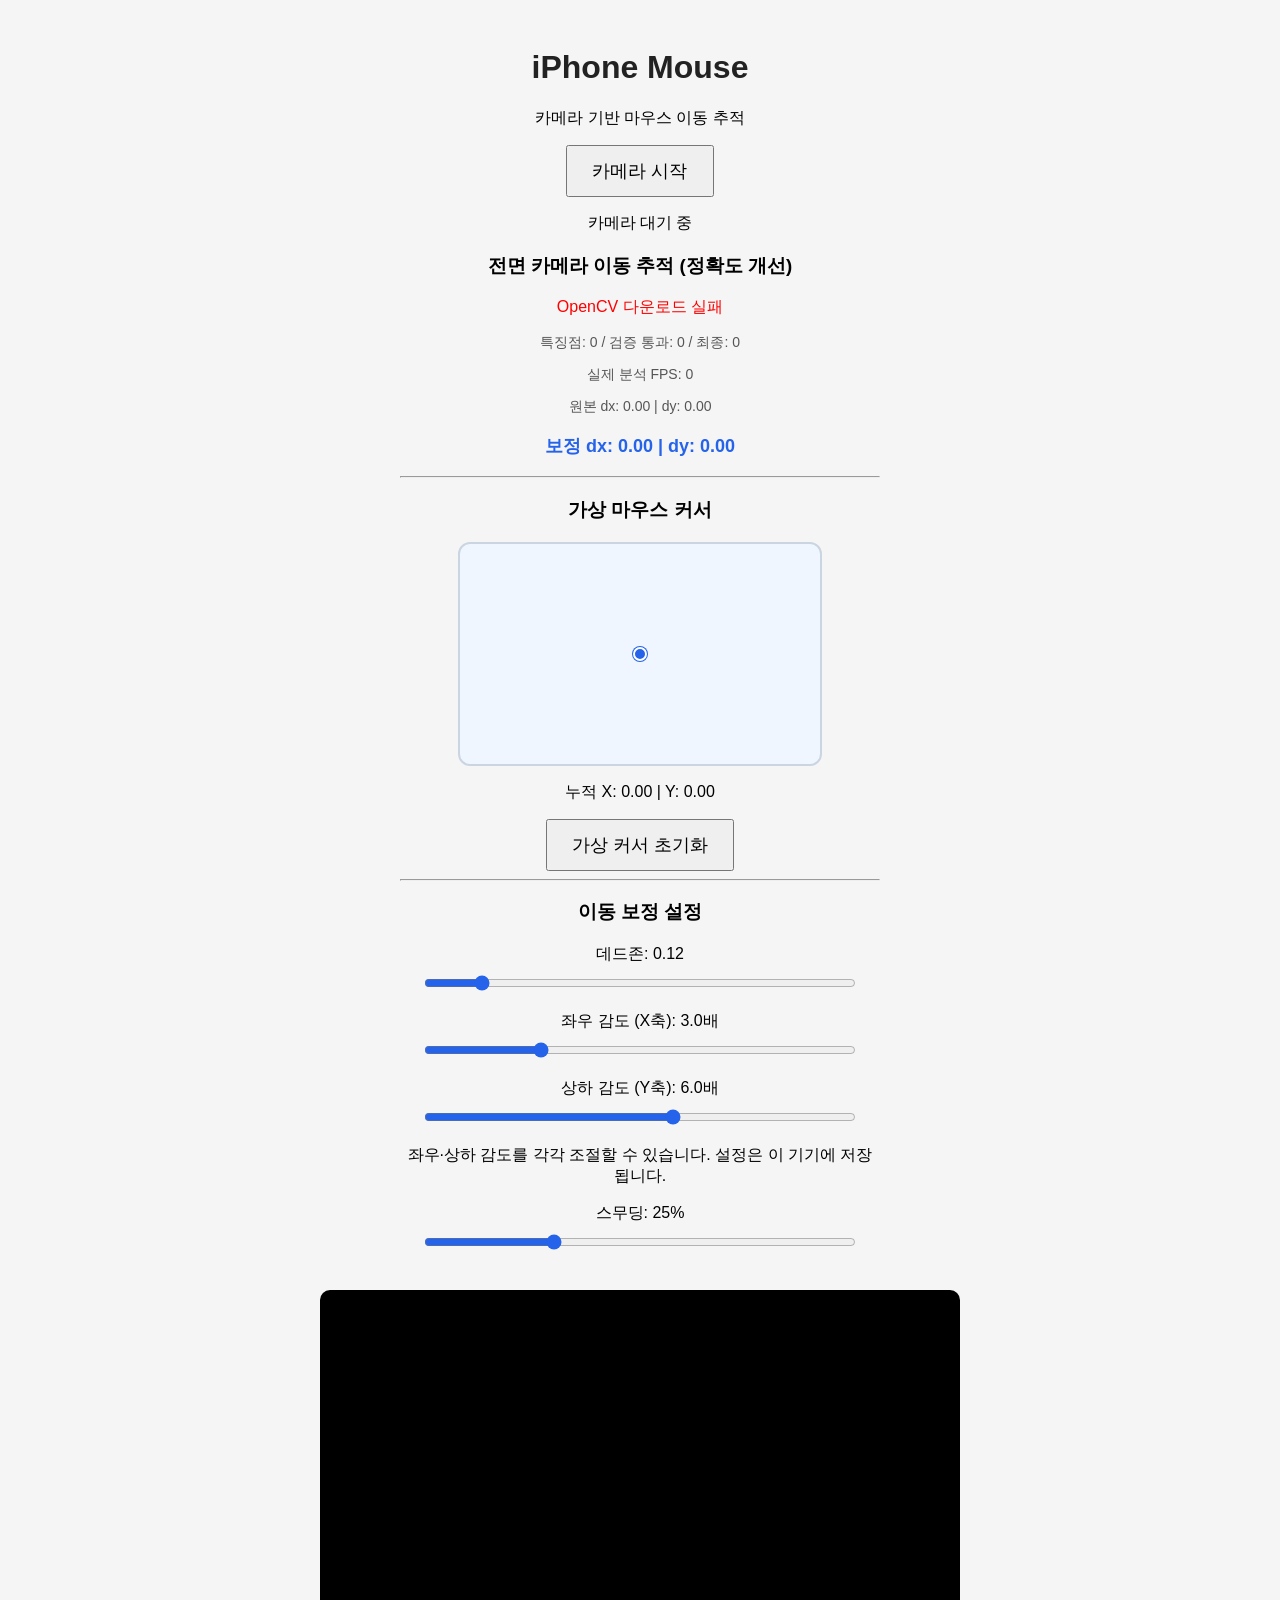
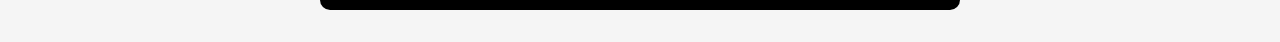
<file: index.html>
<!DOCTYPE html>
<html lang="ko">
<head>
    <meta charset="UTF-8">
    <meta name="viewport" content="width=device-width, initial-scale=1.0">
    <title>iPhone Mouse</title>
    <link rel="stylesheet" href="style.css">
</head>
<body>
    <h1>iPhone Mouse</h1>
    <p>카메라 기반 마우스 이동 추적</p>

    <button id="startBtn">카메라 시작</button>
    <p id="status">카메라 대기 중</p>

    <video id="camera" autoplay playsinline muted></video>

    <script src="script.js"></script>
</body>
</html>
</file>
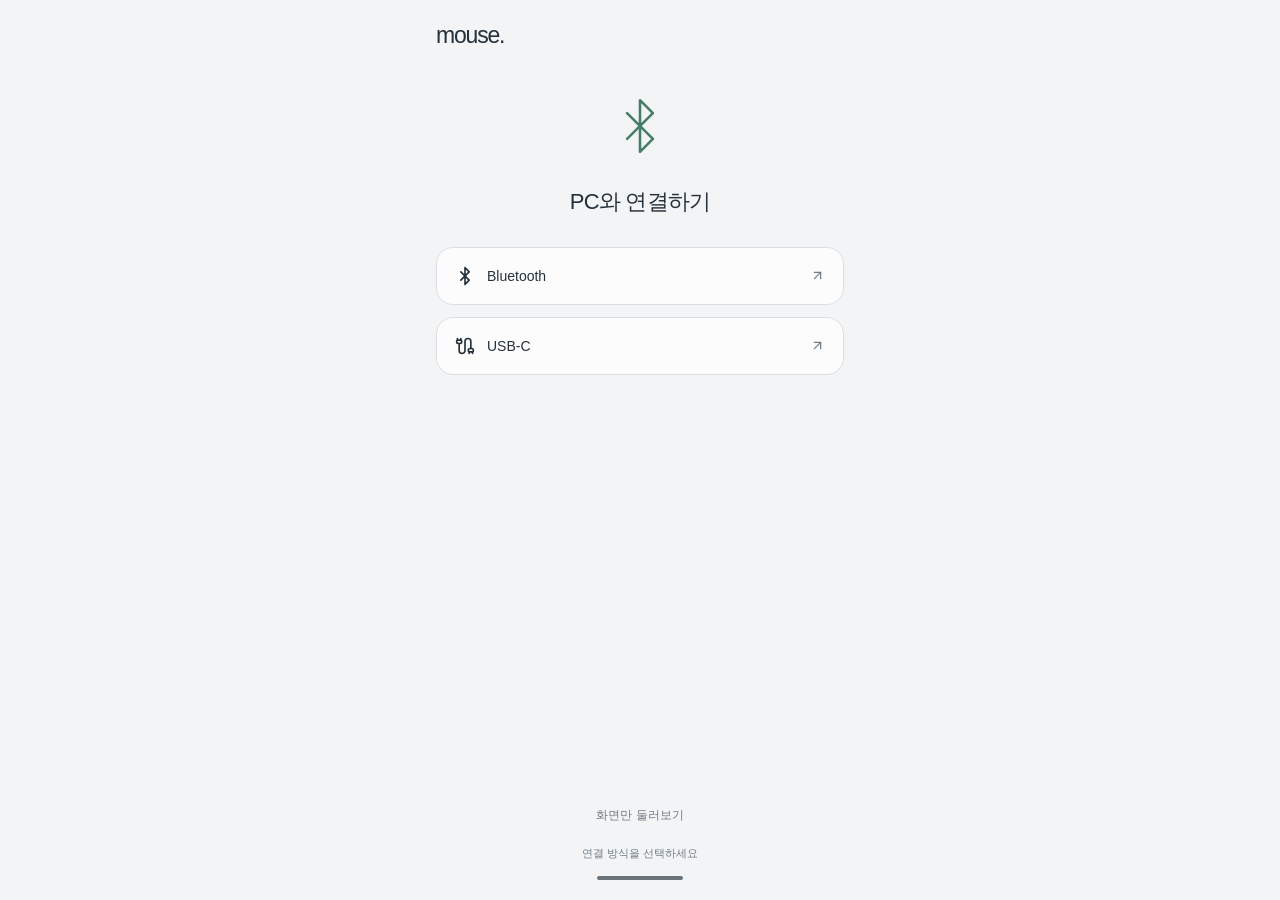
<file: ui/index.html>
<!doctype html>
<html lang="ko">
<head>
  <meta charset="utf-8">
  <meta name="viewport" content="width=device-width,initial-scale=1,viewport-fit=cover">
  <meta name="theme-color" content="#e5e9ed">
  <meta name="apple-mobile-web-app-capable" content="yes">
  <meta name="apple-mobile-web-app-status-bar-style" content="black-translucent">
  <title>mouse.</title>
  <link rel="manifest" href="manifest.webmanifest">
  <link rel="stylesheet" href="style.css">
  <script defer src="vendor/lucide.min.js"></script>
  <script defer src="ui.js"></script>
</head>
<body>
<div id="mouse-fullscreen-flow" aria-label="전체 화면 마우스 연결 및 설정 디자인">
  <div class="ff-stage">
    <div class="ff-device" aria-label="전체 화면 마우스">
      <section class="ff-connect" aria-label="연결 화면">
        <header><span class="ff-logo">mouse.</span><span class="ff-preview" aria-hidden="true"></span></header>
        <div class="ff-connection-hero"><div class="ff-connection-symbol"><i data-lucide="bluetooth" aria-hidden="true"></i></div><h2>PC와 연결하기</h2></div>
        <div class="ff-transports">
          <button class="ff-transport cursor-interaction" data-transport="Bluetooth"><i data-lucide="bluetooth" aria-hidden="true"></i><span>Bluetooth</span><i data-lucide="arrow-up-right" aria-hidden="true"></i></button>
          <button class="ff-transport cursor-interaction" data-transport="USB-C"><i data-lucide="cable" aria-hidden="true"></i><span>USB-C</span><i data-lucide="arrow-up-right" aria-hidden="true"></i></button>
        </div>
        <div class="ff-connection-footer"><button class="ff-demo cursor-interaction" data-demo>화면만 둘러보기</button><span class="ff-connect-status" aria-live="polite">연결 방식을 선택하세요</span><span class="ff-home"></span></div>
      </section>
      <section class="ff-mouse" aria-label="마우스 조작 화면" hidden>
        <div class="ff-shell">
          <div class="ff-click-zones">
            <button class="ff-click ff-left cursor-interaction" data-side="left" aria-label="좌클릭 · 누른 채 움직이면 드래그"></button>
            <div class="ff-wheel-zone"><div class="ff-wheel" aria-hidden="true"></div><input class="ff-wheel-input cursor-interaction" aria-label="휠 스크롤" type="range" min="-100" max="100" value="0"></div>
            <button class="ff-click ff-right cursor-interaction" data-side="right" aria-label="우클릭"></button>
          </div>
          <button class="ff-body cursor-interaction" aria-label="몸통 두 번 탭으로 설정 열기" aria-expanded="false" aria-controls="ff-settings"></button>
        </div>
        <div class="ff-settings-layer" hidden>
          <button class="ff-dismiss cursor-interaction" aria-label="설정 바깥을 두 번 탭해서 닫기"></button>
          <section class="ff-settings" id="ff-settings" aria-label="감도와 햅틱 설정" role="dialog" aria-modal="true">
            <div class="ff-settings-top"><button class="ff-small cursor-interaction" data-back aria-label="연결 화면으로 돌아가기"><i data-lucide="arrow-left" aria-hidden="true"></i></button><i class="ff-current-transport" data-lucide="bluetooth" aria-hidden="true"></i><button class="ff-small cursor-interaction" data-close aria-label="설정 닫기"><i data-lucide="x" aria-hidden="true"></i></button></div>
            <label class="ff-slider-row"><i data-lucide="move-horizontal" aria-hidden="true"></i><input type="range" min="0.5" max="10" step="0.5" value="3" data-axis="x" aria-label="X축 감도"><output>3.0×</output></label>
            <label class="ff-slider-row"><i data-lucide="move-vertical" aria-hidden="true"></i><input type="range" min="0.5" max="10" step="0.5" value="6" data-axis="y" aria-label="Y축 감도"><output>6.0×</output></label>
            <div class="ff-switches"><label class="ff-option"><i data-lucide="vibrate" aria-hidden="true"></i><input type="checkbox" data-haptic role="switch" aria-label="휠 햅틱" checked><span class="ff-switch" aria-hidden="true"></span></label><button class="ff-help-button cursor-interaction" data-help aria-label="도움말 열기"><i data-lucide="circle-help" aria-hidden="true"></i><span>도움말</span></button></div>
          </section>
        </div>
        <button class="ff-power cursor-interaction" aria-label="마우스 끄기" aria-pressed="true"><i data-lucide="power" aria-hidden="true"></i><span aria-hidden="true"></span></button>
        <div class="ff-guide-layer" hidden>
          <section class="ff-guide" role="dialog" aria-modal="true" aria-labelledby="ff-guide-title" aria-describedby="ff-guide-description">
            <div class="ff-guide-top"><span class="ff-guide-count">1 / 5</span><button class="ff-guide-skip cursor-interaction" data-guide-skip>건너뛰기</button></div>
            <h3 id="ff-guide-title">좌클릭과 드래그</h3>
            <p id="ff-guide-description">가볍게 탭하면 좌클릭. 꾹 누른 채 휴대폰을 움직이면 드래그하고, 손을 떼면 놓아요.</p>
            <p class="ff-help-reminder">사용법은 설정의 ? 도움말에서 다시 볼 수 있어요.</p>
            <div class="ff-guide-actions"><button class="ff-guide-previous cursor-interaction" data-guide-previous aria-label="이전 안내" disabled><i data-lucide="arrow-left" aria-hidden="true"></i></button><button class="ff-guide-next cursor-interaction" data-guide-next>다음 <i data-lucide="arrow-right" aria-hidden="true"></i></button></div>
          </section>
        </div>
        <div class="ff-help-layer" hidden>
          <section class="ff-help-panel" role="dialog" aria-modal="true" aria-labelledby="ff-help-title">
            <div class="ff-help-header"><h3 id="ff-help-title">사용법</h3><button class="ff-small cursor-interaction" data-help-close aria-label="도움말 닫기"><i data-lucide="x" aria-hidden="true"></i></button></div>
            <dl class="ff-help-list">
              <div><dt>좌클릭 · 우클릭</dt><dd>왼쪽 또는 오른쪽 영역을 가볍게 탭해요.</dd></div>
              <div><dt>드래그</dt><dd>왼쪽을 꾹 누른 채 휴대폰을 움직여요. 손을 떼면 놓아요.</dd></div>
              <div><dt>휠 · 햅틱</dt><dd>가운데 휠을 위아래로 밀어요. 설정의 진동 아이콘으로 햅틱을 켜고 꺼요.</dd></div>
              <div><dt>전원</dt><dd>아래 ⏻ 버튼으로 마우스 조작을 켜고 꺼요.</dd></div>
              <div><dt>설정 열기 · 닫기</dt><dd>몸통을 두 번 탭하면 열려요. 설정 바깥을 두 번 탭하면 닫혀요.</dd></div>
              <div><dt>좌우 · 상하 감도</dt><dd>↔는 좌우, ↕는 상하 감도예요. 값을 높이면 커서가 더 크게 움직여요.</dd></div>
            </dl>
            <button class="ff-guide-next ff-replay cursor-interaction" data-guide-replay>처음 안내 다시 보기 <i data-lucide="rotate-ccw" aria-hidden="true"></i></button>
          </section>
        </div>
      </section>
    </div>
  </div>
  <span class="ff-live" aria-live="polite"></span>
</div>
</body>
</html>
</file>
<file: style.css>
body {
    font-family: Arial, sans-serif;
    text-align: center;
    background-color: #f5f5f5;
    padding: 20px;
}

h1 {
    color: #222;
}

button {
    padding: 12px 24px;
    font-size: 18px;
    cursor: pointer;
}

video {
    width: 100%;
    max-width: 640px;
    margin-top: 20px;
    background-color: black;
    border-radius: 10px;
}
</file>
<file: ui/style.css>
#mouse-fullscreen-flow { color-scheme:light dark; font-family:Inter,"Segoe UI","Malgun Gothic",sans-serif; }
  #mouse-fullscreen-flow * { box-sizing:border-box; }
  #mouse-fullscreen-flow .ff-stage { display:flex; justify-content:center; padding:20px 0; }
  #mouse-fullscreen-flow .ff-device { --ff-bg:light-dark(#f3f4f5,#181c22); --ff-ink:light-dark(#25313b,#e7ecf2); --ff-muted:light-dark(#707c87,#a1aab5); --ff-line:light-dark(#d9dfe4,#3e4652); --ff-button:light-dark(#fcfcfc,#333d49); --ff-bottom:light-dark(#ccd3da,#2b333f); --ff-highlight:light-dark(#ffffff,#526070); --ff-palm:light-dark(#e5e9ed,#354150); --ff-panel:light-dark(#f7f8fa,#272e39); --ff-accent:#477e6a; --ff-shadow:light-dark(#34485c28,#00000055); position:relative; width:min(100%,354px); height:640px; border-radius:30px; background:var(--ff-bg); color:var(--ff-ink); overflow:hidden; border:1px solid var(--ff-line); box-shadow:0 14px 40px var(--ff-shadow); }
  #mouse-fullscreen-flow button { font-family:inherit; -webkit-tap-highlight-color:transparent; }
  #mouse-fullscreen-flow [hidden] { display:none!important; }
  #mouse-fullscreen-flow button:focus-visible { outline:3px solid var(--ff-accent); outline-offset:-5px; }
  #mouse-fullscreen-flow .ff-connect { display:flex; flex-direction:column; height:100%; padding:26px; }
  #mouse-fullscreen-flow header { display:flex; align-items:center; justify-content:space-between; gap:12px; }
  #mouse-fullscreen-flow .ff-logo { font-size:23px; font-weight:500; letter-spacing:-1.2px; }
  #mouse-fullscreen-flow .ff-preview { font-size:11px; letter-spacing:1px; color:var(--ff-muted); }
  #mouse-fullscreen-flow .ff-connection-hero { display:flex; flex-direction:column; align-items:center; gap:27px; padding:83px 0 57px; }
  #mouse-fullscreen-flow .ff-connection-symbol { display:grid; place-items:center; width:94px; height:116px; color:var(--ff-accent); }
  #mouse-fullscreen-flow .ff-connection-symbol svg { width:62px; height:78px; stroke-width:1; }
  #mouse-fullscreen-flow h2 { margin:0; font-size:22px; line-height:1.3; font-weight:500; letter-spacing:-.8px; }
  #mouse-fullscreen-flow .ff-transports { display:flex; flex-direction:column; gap:12px; }
  #mouse-fullscreen-flow .ff-transport { display:flex; align-items:center; gap:12px; border:1px solid var(--ff-line); background:var(--ff-button); border-radius:17px; color:var(--ff-ink); padding:18px; font-size:14px; font-weight:500; }
  #mouse-fullscreen-flow .ff-transport svg { width:20px; height:20px; }
  #mouse-fullscreen-flow .ff-transport svg:last-child { margin-left:auto; width:15px; height:15px; color:var(--ff-muted); }
  #mouse-fullscreen-flow .ff-transport:active { background:var(--ff-palm); }
  #mouse-fullscreen-flow .ff-connection-footer { margin-top:auto; padding-top:20px; display:flex; flex-direction:column; align-items:center; gap:25px; }
  #mouse-fullscreen-flow .ff-connect-status { font-size:11px; color:var(--ff-muted); text-align:center; min-height:17px; }
  #mouse-fullscreen-flow .ff-home { width:86px; height:4px; border-radius:4px; background:var(--ff-ink); opacity:.65; }
  #mouse-fullscreen-flow .ff-mouse { height:100%; position:relative; isolation:isolate; touch-action:none; }
  #mouse-fullscreen-flow .ff-shell { position:absolute; inset:0; border-radius:30px; background:linear-gradient(100deg,var(--ff-bottom),var(--ff-palm) 35%,var(--ff-highlight) 54%,var(--ff-palm) 70%,var(--ff-bottom)); box-shadow:inset 2px 1px 7px var(--ff-highlight),inset -3px -5px 14px var(--ff-shadow); }
  #mouse-fullscreen-flow .ff-click-zones { display:grid; grid-template-columns:minmax(0,1fr) 64px minmax(0,1fr); gap:2px; height:53%; background:var(--ff-line); border-bottom:2px solid var(--ff-line); border-radius:0 0 46% 46% / 0 0 11% 11%; overflow:hidden; }
  #mouse-fullscreen-flow .ff-click { border:0; background:linear-gradient(100deg,var(--ff-highlight),var(--ff-button) 33%,var(--ff-bottom)); box-shadow:inset 2px 2px 8px var(--ff-highlight); touch-action:none; }
  #mouse-fullscreen-flow .ff-right { background:linear-gradient(260deg,var(--ff-highlight),var(--ff-button) 33%,var(--ff-bottom)); }
  #mouse-fullscreen-flow .ff-click:active,#mouse-fullscreen-flow .ff-click.ff-pressed { background:color-mix(in srgb,var(--ff-accent) 21%,var(--ff-button)); box-shadow:inset 0 5px 16px var(--ff-shadow); }
  #mouse-fullscreen-flow .ff-wheel-zone { position:relative; display:flex; justify-content:center; padding-top:76px; background:linear-gradient(90deg,var(--ff-bottom),var(--ff-palm) 50%,var(--ff-bottom)); }
  #mouse-fullscreen-flow .ff-wheel { width:30px; height:102px; border-radius:14px; background:repeating-linear-gradient(0deg,light-dark(#65717e,#647487) 0 2px,light-dark(#414b57,#2e3845) 3px 5px); background-position-y:var(--ff-offset,0px); box-shadow:inset 5px 0 7px #00000070,inset -4px 0 7px #00000070,0 0 0 4px light-dark(#a8b3c0,#161f2b),0 5px 8px #00000025; }
  #mouse-fullscreen-flow .ff-wheel-input { position:absolute; inset:0; margin:0; width:100%; height:100%; opacity:0; writing-mode:vertical-lr; direction:rtl; touch-action:none; }
  #mouse-fullscreen-flow .ff-wheel-zone:focus-within { box-shadow:inset 0 0 0 2px var(--ff-accent); }
  #mouse-fullscreen-flow .ff-body { display:block; height:47%; width:100%; padding:0; border:0; background:transparent; touch-action:none; }
  #mouse-fullscreen-flow .ff-power { position:absolute; z-index:4; bottom:36px; left:50%; transform:translateX(-50%); border:1px solid light-dark(#bbc5ce,#536171); width:50px; height:50px; border-radius:50%; background:var(--ff-palm); color:var(--ff-accent); box-shadow:inset 0 2px 4px var(--ff-highlight),0 3px 5px var(--ff-shadow); display:flex; align-items:center; justify-content:center; }
  #mouse-fullscreen-flow .ff-power svg { width:20px; height:20px; }
  #mouse-fullscreen-flow .ff-power>span { position:absolute; bottom:-12px; height:4px; width:4px; border-radius:50%; background:var(--ff-accent); }
  #mouse-fullscreen-flow .ff-mouse.ff-off .ff-power { color:var(--ff-muted); }
  #mouse-fullscreen-flow .ff-mouse.ff-off .ff-power>span { background:var(--ff-muted); }
  #mouse-fullscreen-flow .ff-mouse.ff-off .ff-click-zones { filter:saturate(0); opacity:.57; }
  #mouse-fullscreen-flow .ff-settings-layer { position:absolute; inset:0; z-index:3; }
  #mouse-fullscreen-flow .ff-dismiss { position:absolute; inset:0; width:100%; height:100%; border:0; background:light-dark(#47576912,#00000022); }
  #mouse-fullscreen-flow .ff-settings { position:absolute; left:17px; right:17px; bottom:114px; border:1px solid var(--ff-line); padding:16px 18px 20px; border-radius:24px; background:var(--ff-panel); box-shadow:0 12px 35px var(--ff-shadow); }
  #mouse-fullscreen-flow .ff-settings-top { display:flex; justify-content:space-between; align-items:center; margin-bottom:17px; color:var(--ff-muted); }
  #mouse-fullscreen-flow .ff-settings-top>svg { width:17px; height:17px; }
  #mouse-fullscreen-flow .ff-small { display:grid; place-items:center; width:36px; height:36px; border:0; border-radius:10px; color:var(--ff-muted); background:var(--ff-palm); }
  #mouse-fullscreen-flow .ff-small svg { width:16px; height:16px; }
  #mouse-fullscreen-flow .ff-slider-row { display:flex; align-items:center; gap:15px; margin-top:24px; color:var(--ff-ink); }
  #mouse-fullscreen-flow .ff-slider-row>svg { width:22px; height:22px; flex-shrink:0; color:var(--ff-muted); }
  #mouse-fullscreen-flow .ff-slider-row input { width:100%; min-width:0; accent-color:var(--ff-accent); }
  #mouse-fullscreen-flow .ff-slider-row output { flex-shrink:0; min-width:35px; text-align:right; font-size:12px; font-variant-numeric:tabular-nums; }
  #mouse-fullscreen-flow .ff-switches { display:flex; gap:25px; justify-content:space-between; border-top:1px solid var(--ff-line); padding-top:22px; margin-top:25px; }
  #mouse-fullscreen-flow .ff-option { display:flex; align-items:center; justify-content:space-between; gap:14px; position:relative; flex:1; }
  #mouse-fullscreen-flow .ff-option>svg { width:21px; height:21px; color:var(--ff-muted); }
  #mouse-fullscreen-flow .ff-option input { position:absolute; inset:0; opacity:0; width:100%; height:100%; margin:0; }
  #mouse-fullscreen-flow .ff-switch { width:37px; height:22px; border-radius:20px; background:var(--ff-bottom); padding:3px; pointer-events:none; }
  #mouse-fullscreen-flow .ff-switch:before { content:''; width:16px; height:16px; display:block; background:#ffffff; border-radius:50%; box-shadow:0 1px 3px #00000020; }
  #mouse-fullscreen-flow .ff-option input:checked+.ff-switch { background:var(--ff-accent); }
  #mouse-fullscreen-flow .ff-option input:checked+.ff-switch:before { transform:translateX(15px); }
  #mouse-fullscreen-flow .ff-option:focus-within { outline:2px solid var(--ff-accent); outline-offset:5px; border-radius:5px; }
  #mouse-fullscreen-flow .ff-help-button { display:flex; align-items:center; justify-content:center; gap:7px; min-height:36px; border:0; border-radius:11px; background:var(--ff-palm); color:var(--ff-ink); padding:7px 12px; font-size:12px; }
  #mouse-fullscreen-flow .ff-help-button svg { width:18px; height:18px; }
  #mouse-fullscreen-flow .ff-guide-layer { position:absolute; inset:0; }
  #mouse-fullscreen-flow .ff-guide-layer:before { content:''; position:absolute; inset:0; z-index:6; background:light-dark(#26384955,#00000070); }
  #mouse-fullscreen-flow .ff-guide { position:absolute; z-index:8; left:16px; right:16px; bottom:112px; padding:18px; border:1px solid var(--ff-line); border-radius:22px; background:var(--ff-panel); color:var(--ff-ink); box-shadow:0 12px 35px var(--ff-shadow); }
  #mouse-fullscreen-flow .ff-guide-top { display:flex; justify-content:space-between; align-items:center; margin-bottom:13px; }
  #mouse-fullscreen-flow .ff-guide-count { font-size:11px; color:var(--ff-muted); font-variant-numeric:tabular-nums; }
  #mouse-fullscreen-flow .ff-guide-skip { padding:7px 0 7px 8px; border:0; background:transparent; color:var(--ff-muted); font-size:11px; }
  #mouse-fullscreen-flow h3 { margin:0; font-size:18px; line-height:1.4; font-weight:500; letter-spacing:-.5px; }
  #mouse-fullscreen-flow .ff-guide p { margin:10px 0 0; font-size:13px; line-height:1.65; word-break:keep-all; }
  #mouse-fullscreen-flow .ff-guide .ff-help-reminder { margin-top:13px; font-size:11px; color:var(--ff-muted); }
  #mouse-fullscreen-flow .ff-guide-actions { display:flex; gap:10px; justify-content:space-between; margin-top:18px; }
  #mouse-fullscreen-flow .ff-guide-next,#mouse-fullscreen-flow .ff-guide-previous { display:flex; align-items:center; justify-content:center; gap:8px; min-height:40px; border:0; border-radius:12px; font-size:12px; padding:10px 15px; }
  #mouse-fullscreen-flow .ff-guide-next { background:var(--ff-accent); color:#ffffff; }
  #mouse-fullscreen-flow .ff-guide-previous { background:var(--ff-palm); color:var(--ff-ink); }
  #mouse-fullscreen-flow .ff-guide-previous:disabled { opacity:.4; }
  #mouse-fullscreen-flow .ff-guide-actions svg,#mouse-fullscreen-flow .ff-replay svg { width:15px; height:15px; }
  #mouse-fullscreen-flow .ff-tour-target { outline:3px solid var(--ff-accent); outline-offset:-6px; pointer-events:none; }
  #mouse-fullscreen-flow .ff-click.ff-tour-target,#mouse-fullscreen-flow .ff-body.ff-tour-target,#mouse-fullscreen-flow .ff-wheel-zone.ff-tour-target { position:relative; z-index:7; }
  #mouse-fullscreen-flow .ff-power.ff-tour-target { z-index:7; }
  #mouse-fullscreen-flow .ff-left.ff-dragging { background:color-mix(in srgb,var(--ff-accent) 35%,var(--ff-button)); box-shadow:inset 0 0 0 3px var(--ff-accent); }
  #mouse-fullscreen-flow .ff-help-layer { position:absolute; inset:0; z-index:9; background:light-dark(#26384955,#00000070); display:flex; align-items:center; padding:14px; }
  #mouse-fullscreen-flow .ff-help-panel { background:var(--ff-panel); border:1px solid var(--ff-line); padding:19px; width:100%; border-radius:24px; color:var(--ff-ink); box-shadow:0 12px 35px var(--ff-shadow); }
  #mouse-fullscreen-flow .ff-help-header { display:flex; align-items:center; justify-content:space-between; gap:12px; }
  #mouse-fullscreen-flow .ff-help-list { margin:16px 0 20px; }
  #mouse-fullscreen-flow .ff-help-list>div+div { margin-top:13px; }
  #mouse-fullscreen-flow .ff-help-list dt { font-size:12px; font-weight:500; }
  #mouse-fullscreen-flow .ff-help-list dd { margin:4px 0 0; font-size:12px; line-height:1.6; color:var(--ff-muted); word-break:keep-all; }
  #mouse-fullscreen-flow .ff-replay { width:100%; }
  #mouse-fullscreen-flow .ff-live { position:absolute; width:1px; height:1px; padding:0; margin:-1px; overflow:hidden; clip-path:inset(50%); white-space:nowrap; }
  @media(pointer:coarse) { #mouse-fullscreen-flow .ff-small { width:44px; height:44px; } #mouse-fullscreen-flow .ff-option { min-height:44px; } }
  @media(max-width:360px) { #mouse-fullscreen-flow .ff-connect { padding:22px; } #mouse-fullscreen-flow .ff-preview { font-size:11px; letter-spacing:0; } #mouse-fullscreen-flow .ff-settings { padding-left:14px; padding-right:14px; } #mouse-fullscreen-flow .ff-slider-row { gap:9px; } }
html,body{margin:0;width:100%;height:100%;overflow:hidden;overscroll-behavior:none;background:#e5e9ed;}
#mouse-fullscreen-flow{height:100%;width:100%;}
#mouse-fullscreen-flow .ff-stage{padding:0;width:100%;height:100%;display:block;}
#mouse-fullscreen-flow .ff-device{width:100%;height:100%;height:100dvh;border:0;border-radius:0;box-shadow:none;}
#mouse-fullscreen-flow .ff-shell{border-radius:0;}
#mouse-fullscreen-flow .ff-connect{padding:calc(22px + env(safe-area-inset-top)) 26px calc(20px + env(safe-area-inset-bottom));overflow:auto;}
#mouse-fullscreen-flow .ff-connection-hero{padding:35px 0 30px;gap:20px;flex-shrink:0;}
#mouse-fullscreen-flow .ff-connection-symbol{height:84px;}
#mouse-fullscreen-flow .ff-power{bottom:calc(30px + env(safe-area-inset-bottom));}
#mouse-fullscreen-flow .ff-settings{bottom:calc(105px + env(safe-area-inset-bottom));}
#mouse-fullscreen-flow .ff-demo{border:0;background:transparent;color:var(--ff-muted);font-size:12px;min-height:36px;padding:7px;}
#mouse-fullscreen-flow .ff-connection-footer{gap:13px;}
#mouse-fullscreen-flow .ff-help-panel{max-height:calc(100% - 12px);overflow:auto;}
#mouse-fullscreen-flow .ff-guide{max-height:calc(100% - 142px);overflow:auto;}
#mouse-fullscreen-flow .ff-help-button,#mouse-fullscreen-flow .ff-small{min-height:44px;}
#mouse-fullscreen-flow .ff-option{min-height:44px;}
@media(min-width:760px){#mouse-fullscreen-flow .ff-connect{max-width:460px;margin:0 auto;}#mouse-fullscreen-flow .ff-settings{max-width:380px;left:50%;right:auto;width:calc(100% - 34px);transform:translateX(-50%);}#mouse-fullscreen-flow .ff-help-panel{max-width:420px;}#mouse-fullscreen-flow .ff-help-layer{justify-content:center;}#mouse-fullscreen-flow .ff-guide{max-width:400px;left:50%;right:auto;width:calc(100% - 32px);transform:translateX(-50%);}}
@media(max-height:560px){#mouse-fullscreen-flow .ff-connection-hero{padding:18px 0;gap:8px;}#mouse-fullscreen-flow .ff-connection-symbol{height:50px;}#mouse-fullscreen-flow .ff-connection-symbol svg{height:48px;}#mouse-fullscreen-flow .ff-transport{padding:12px;}#mouse-fullscreen-flow .ff-guide{bottom:18px;max-height:calc(100% - 36px);}#mouse-fullscreen-flow .ff-settings{bottom:85px;max-height:calc(100% - 100px);overflow:auto;}#mouse-fullscreen-flow .ff-wheel-zone{padding-top:35px;}#mouse-fullscreen-flow .ff-wheel{height:70px;}}
</file>
